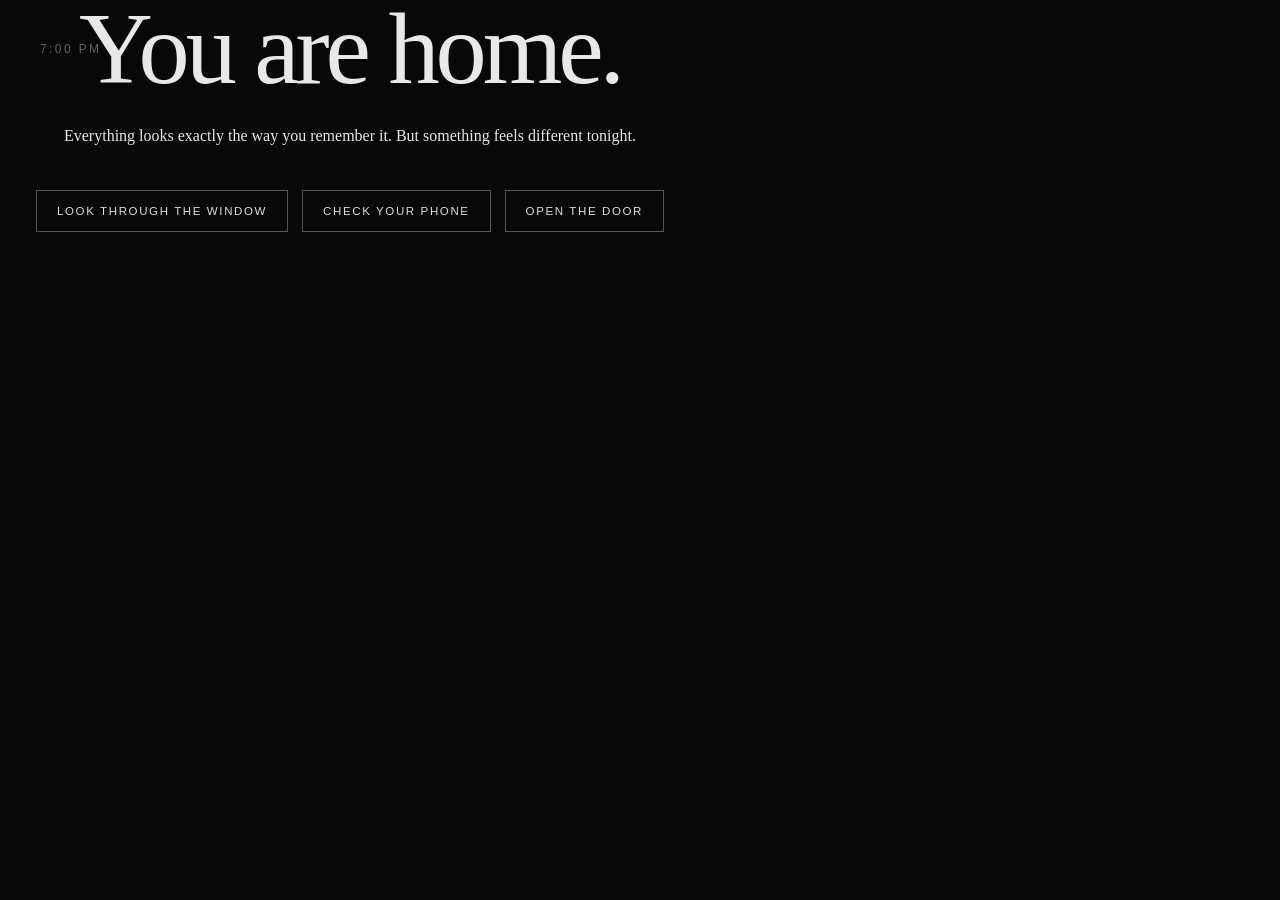
<file: index.html>
<!DOCTYPE html>
<html lang="en">

<head>
    <meta charset="UTF-8">
    <meta name="viewport" content="width=device-width, initial-scale=1.0">

    <title>7:00 PM</title>

    <link rel="stylesheet" href="./styles.css">
</head>

<body>

    <main class="story">

        <p class="time">7:00 PM</p>

        <h1>You are home.</h1>

        <p class="intro">
            Everything looks exactly the way you remember it.
            But something feels different tonight.
        </p>

        <nav class="choices">

            <a href="./window.html">
                LOOK THROUGH THE WINDOW
            </a>

            <a href="./phone.html">
                CHECK YOUR PHONE
            </a>

            <a href="./door.html">
                OPEN THE DOOR
            </a>

        </nav>

    </main>

</body>

</html>
</file>
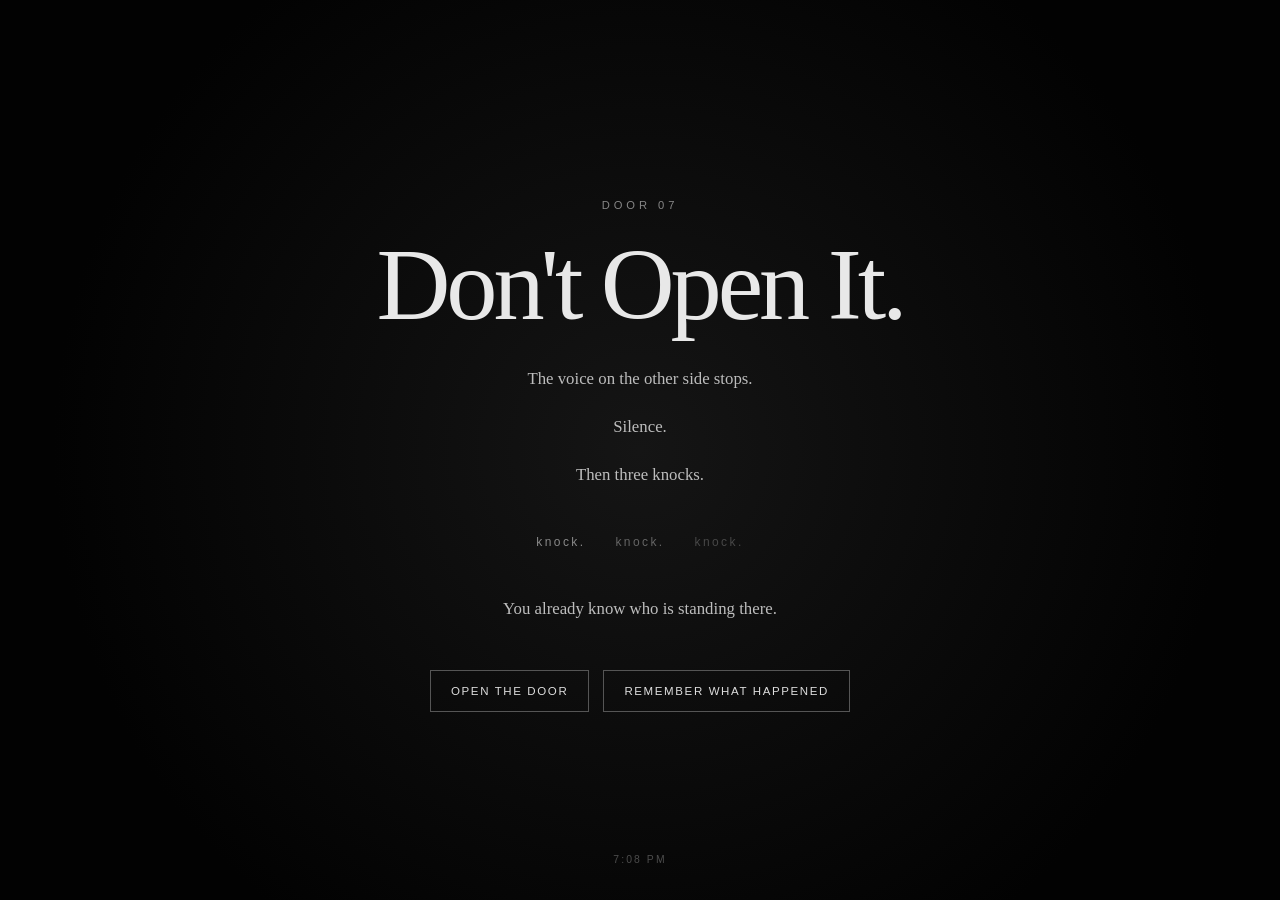
<file: door.html>
<!DOCTYPE html>
<html lang="en">

<head>
    <meta charset="UTF-8">
    <meta name="viewport" content="width=device-width, initial-scale=1.0">

    <title>7:00 PM — The Door</title>

    <link rel="stylesheet" href="./styles.css">
</head>

<body class="door-page">

    <main class="page">

        <section class="story centered">

            <p class="small-text">DOOR 07</p>

            <h1>Don't Open It.</h1>

            <p class="story-text">
                The voice on the other side stops.
            </p>

            <p class="story-text">
                Silence.
            </p>

            <p class="story-text">
                Then three knocks.
            </p>

            <div class="knocks">
                <span>knock.</span>
                <span>knock.</span>
                <span>knock.</span>
            </div>

            <p class="story-text">
                You already know who is standing there.
            </p>

            <nav class="choices">

                <a href="./ending.html">OPEN THE DOOR</a>

                <a href="./memory.html">REMEMBER WHAT HAPPENED</a>

            </nav>

        </section>

        <footer>
            <p>7:08 PM</p>
        </footer>

    </main>

</body>

</html>
</file>
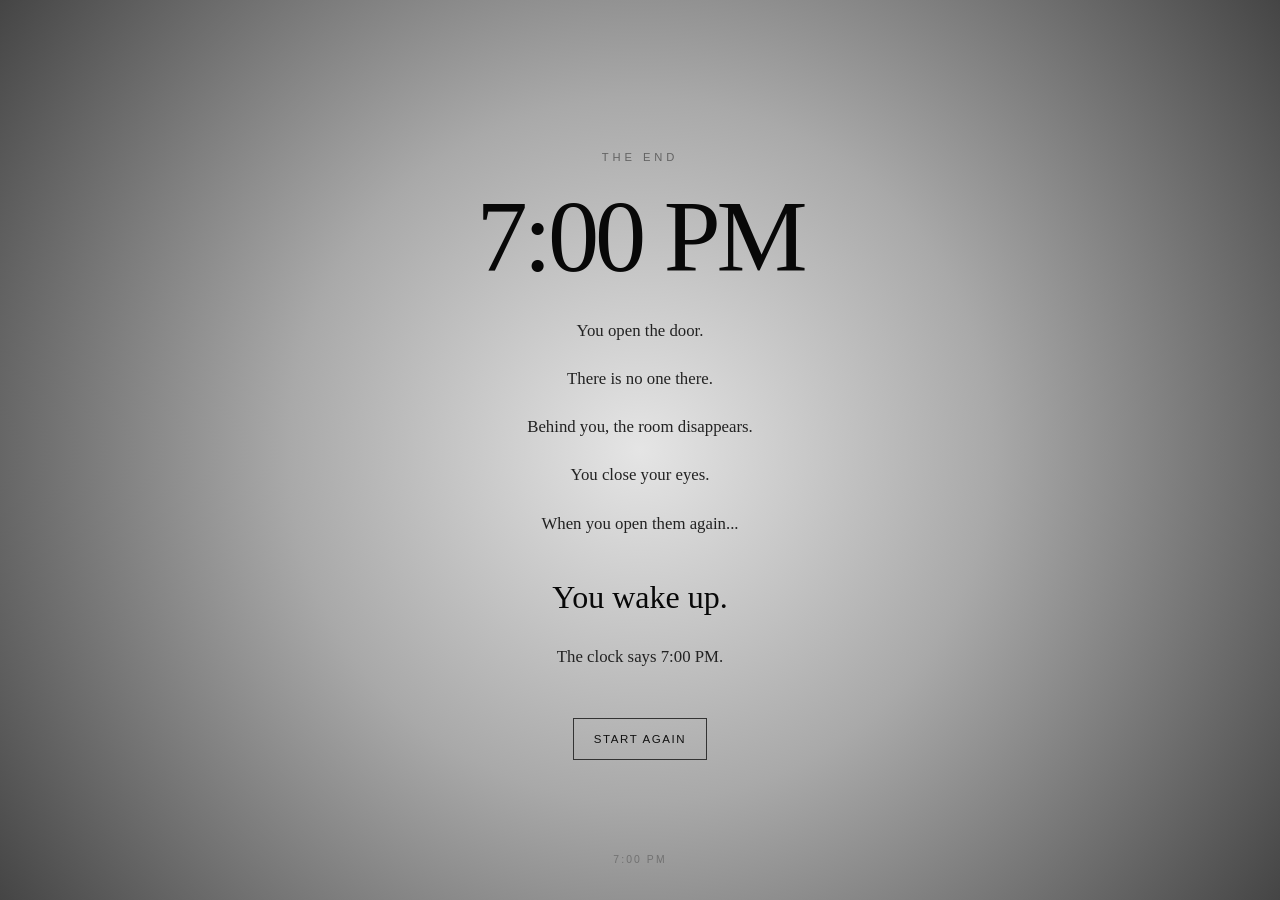
<file: ending.html>
<!DOCTYPE html>
<html lang="en">

<head>
    <meta charset="UTF-8">
    <meta name="viewport" content="width=device-width, initial-scale=1.0">

    <title>7:00 PM — The End?</title> 

    <link rel="stylesheet" href="./styles.css">
</head>

<body class="ending-page">

    <main class="page">

        <section class="story centered ending">

            <p class="small-text">THE END</p>

            <h1>7:00 PM</h1>

            <p class="story-text">
                You open the door.
            </p>

            <p class="story-text">
                There is no one there.
            </p>

            <p class="story-text">
                Behind you, the room disappears.
            </p>

            <p class="story-text">
                You close your eyes.
            </p>

            <p class="story-text">
                When you open them again...
            </p>

            <h2>You wake up.</h2>

            <p class="story-text">
                The clock says 7:00 PM.
            </p>

            <nav class="choices">

                <a href="./index.html">START AGAIN</a>

            </nav>

        </section>

        <footer>
            <p>7:00 PM</p>
        </footer>

    </main>

</body>

</html>
</file>
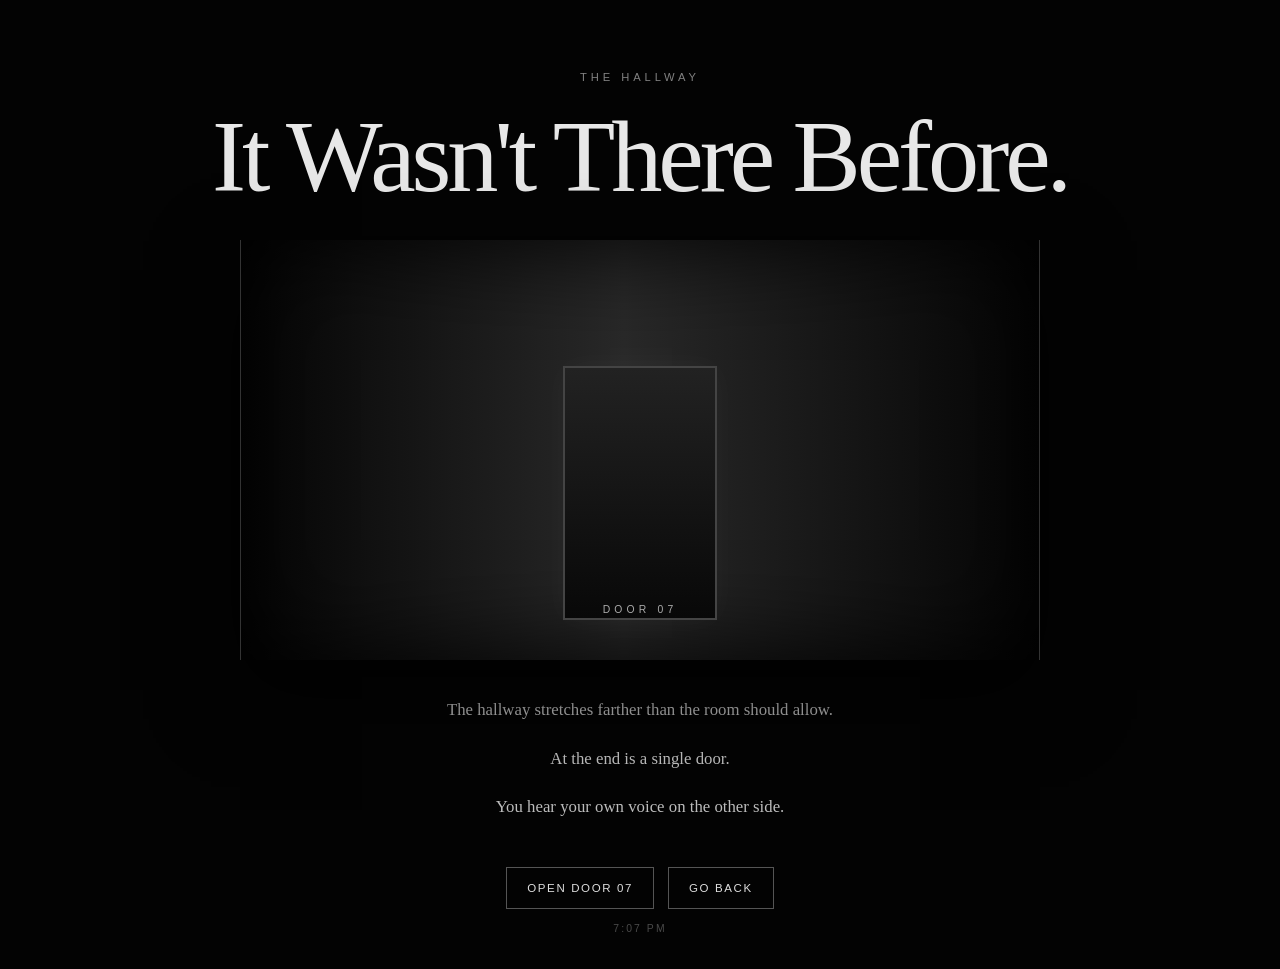
<file: hallway.html>
<!DOCTYPE html>
<html lang="en">

<head>
    <meta charset="UTF-8">
    <meta name="viewport" content="width=device-width, initial-scale=1.0">

    <title>7:00 PM — The Hallway</title>

    <link rel="stylesheet" href="./styles.css">
</head>

<body class="hallway-page">

    <main class="page">

        <section class="story hallway-story">

            <p class="small-text">THE HALLWAY</p>

            <h1>It Wasn't There Before.</h1>

            <div class="hallway" role="img"
                aria-label="A long dark hallway with a single door">
                <span>DOOR 07</span>
            </div>

            <p class="story-text">
                The hallway stretches farther than the room should allow.
            </p>

            <p class="story-text">
                At the end is a single door.
            </p>

            <p class="story-text">
                You hear your own voice on the other side.
            </p>

            <nav class="choices">

                <a href="./door.html">OPEN DOOR 07</a>

                <a href="./photo.html">GO BACK</a>

            </nav>

        </section>

        <footer>
            <p>7:07 PM</p>
        </footer>

    </main>

</body>

</html>
</file>
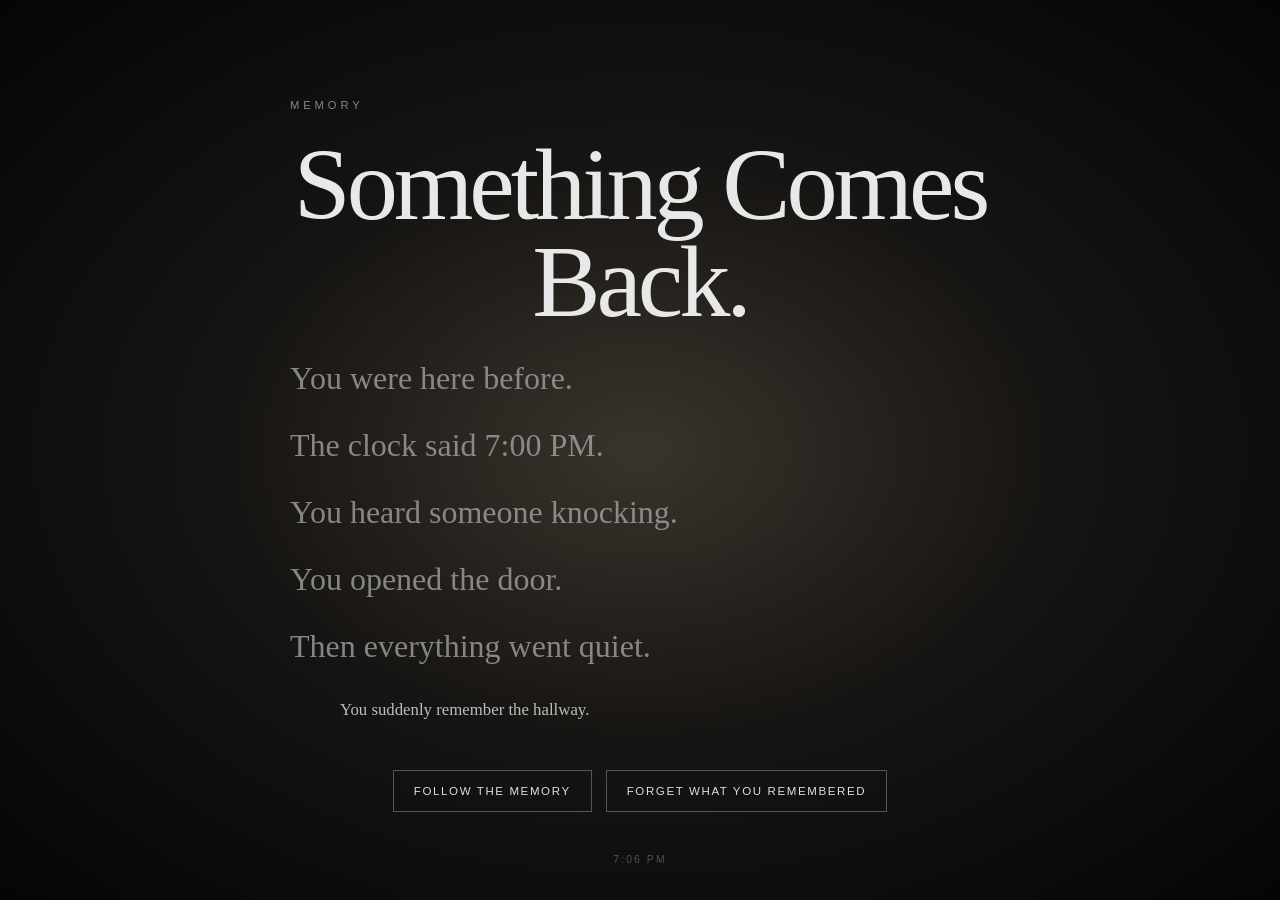
<file: memory.html>
<!DOCTYPE html>
<html lang="en">

<head>
    <meta charset="UTF-8">
    <meta name="viewport" content="width=device-width, initial-scale=1.0">

    <title>7:00 PM — Memory</title>

    <link rel="stylesheet" href="./styles.css">
</head>

<body class="memory-page">

    <main class="page">

        <section class="story memory-text">

            <p class="small-text">MEMORY</p>

            <h1>Something Comes Back.</h1>

            <p class="fragment">
                You were here before.
            </p>

            <p class="fragment">
                The clock said 7:00 PM.
            </p>

            <p class="fragment">
                You heard someone knocking.
            </p>

            <p class="fragment">
                You opened the door.
            </p>

            <p class="fragment">
                Then everything went quiet.
            </p>

            <p class="story-text">
                You suddenly remember the hallway.
            </p>

            <nav class="choices">

                <a href="./hallway.html">FOLLOW THE MEMORY</a>

                <a href="./index.html">FORGET WHAT YOU REMEMBERED</a>

            </nav>

        </section>

        <footer>
            <p>7:06 PM</p>
        </footer>

    </main>

</body>

</html>
</file>
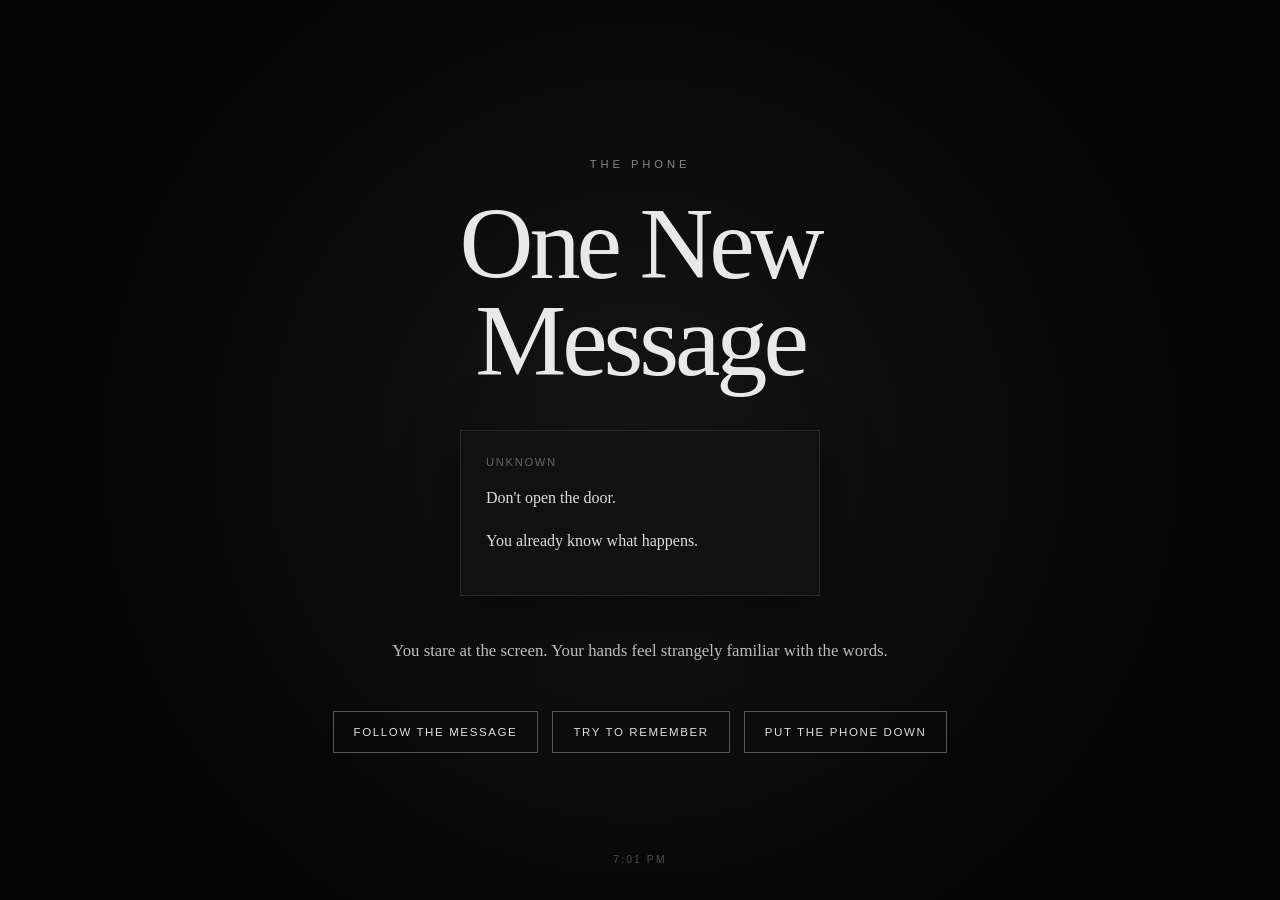
<file: phone.html>
<!DOCTYPE html>
<html lang="en">

<head>
    <meta charset="UTF-8">
    <meta name="viewport" content="width=device-width, initial-scale=1.0">

    <title>7:00 PM — The Phone</title>

    <link rel="stylesheet" href="./styles.css">
</head>

<body class="phone-page">

    <main class="page">

        <section class="story centered">

            <p class="small-text">THE PHONE</p>

            <h1>One New Message</h1>

            <div class="phone-message">
                <p>Unknown</p>

                <p class="message">
                    Don't open the door.
                </p>

                <p class="message">
                    You already know what happens.
                </p>
            </div>

            <p class="story-text">
                You stare at the screen.
                Your hands feel strangely familiar with the words.
            </p>

            <nav class="choices">

                <a href="./hallway.html">FOLLOW THE MESSAGE</a>

                <a href="./memory.html">TRY TO REMEMBER</a>

                <a href="./index.html">PUT THE PHONE DOWN</a>

            </nav>

        </section>

        <footer>
            <p>7:01 PM</p>
        </footer>

    </main>

</body>

</html>
</file>
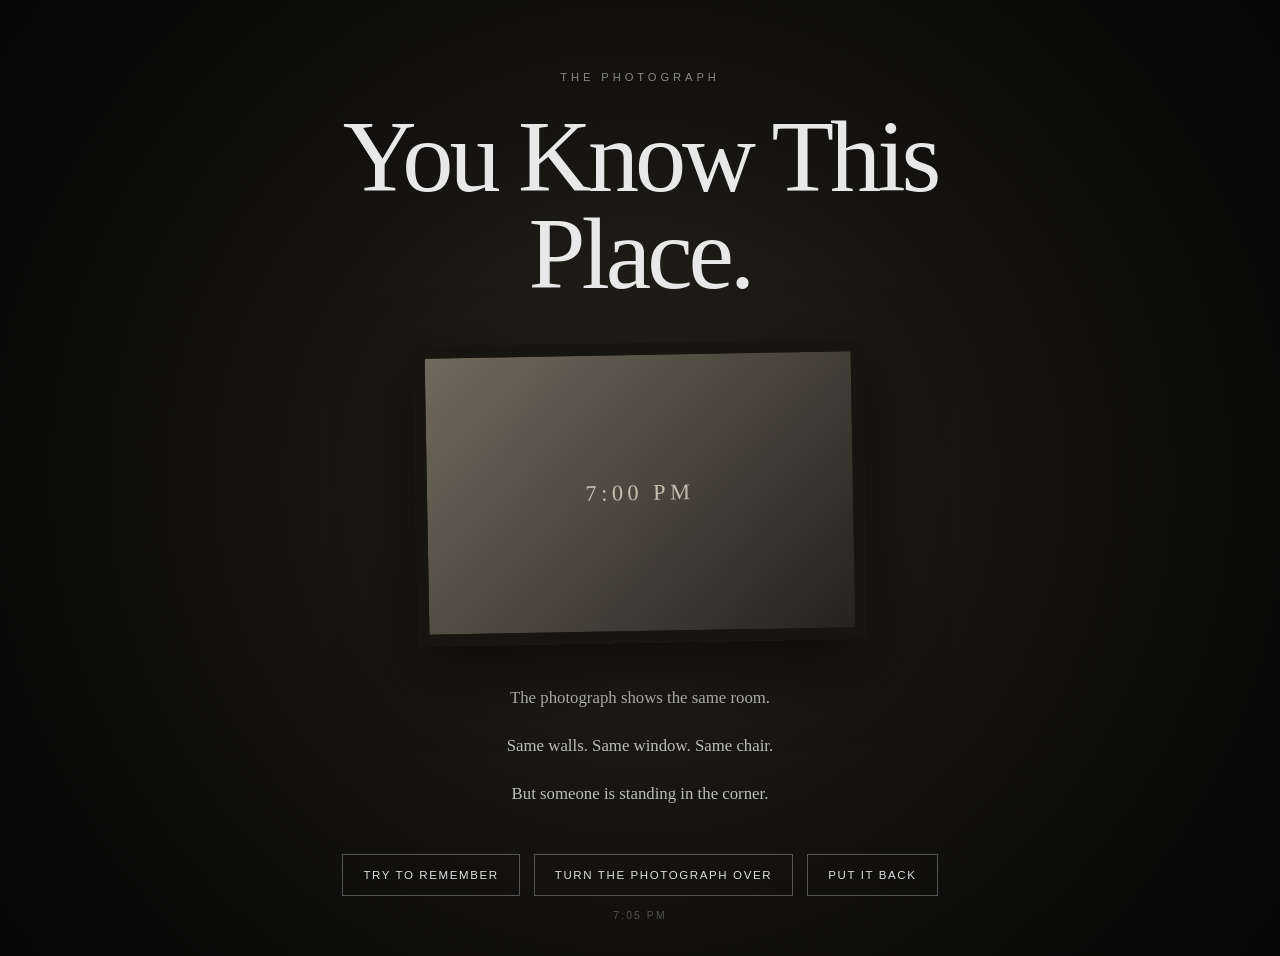
<file: photo.html>
<!DOCTYPE html>
<html lang="en">

<head>
    <meta charset="UTF-8">
    <meta name="viewport" content="width=device-width, initial-scale=1.0">

    <title>7:00 PM — The Photograph</title>

    <link rel="stylesheet" href="./styles.css">
</head>

<body class="photo-page">

    <main class="page">

        <section class="story centered">

            <p class="small-text">THE PHOTOGRAPH</p>

            <h1>You Know This Place.</h1>

            <div class="photograph" role="img"
                aria-label="An old photograph of an empty room">
                <span>7:00 PM</span>
            </div>

            <p class="story-text">
                The photograph shows the same room.
            </p>

            <p class="story-text">
                Same walls.
                Same window.
                Same chair.
            </p>

            <p class="story-text">
                But someone is standing in the corner.
            </p>

            <nav class="choices">

                <a href="./memory.html">TRY TO REMEMBER</a>

                <a href="./hallway.html">TURN THE PHOTOGRAPH OVER</a>

                <a href="./index.html">PUT IT BACK</a>

            </nav>

        </section>

        <footer>
            <p>7:05 PM</p>
        </footer>

    </main>

</body>

</html>
</file>
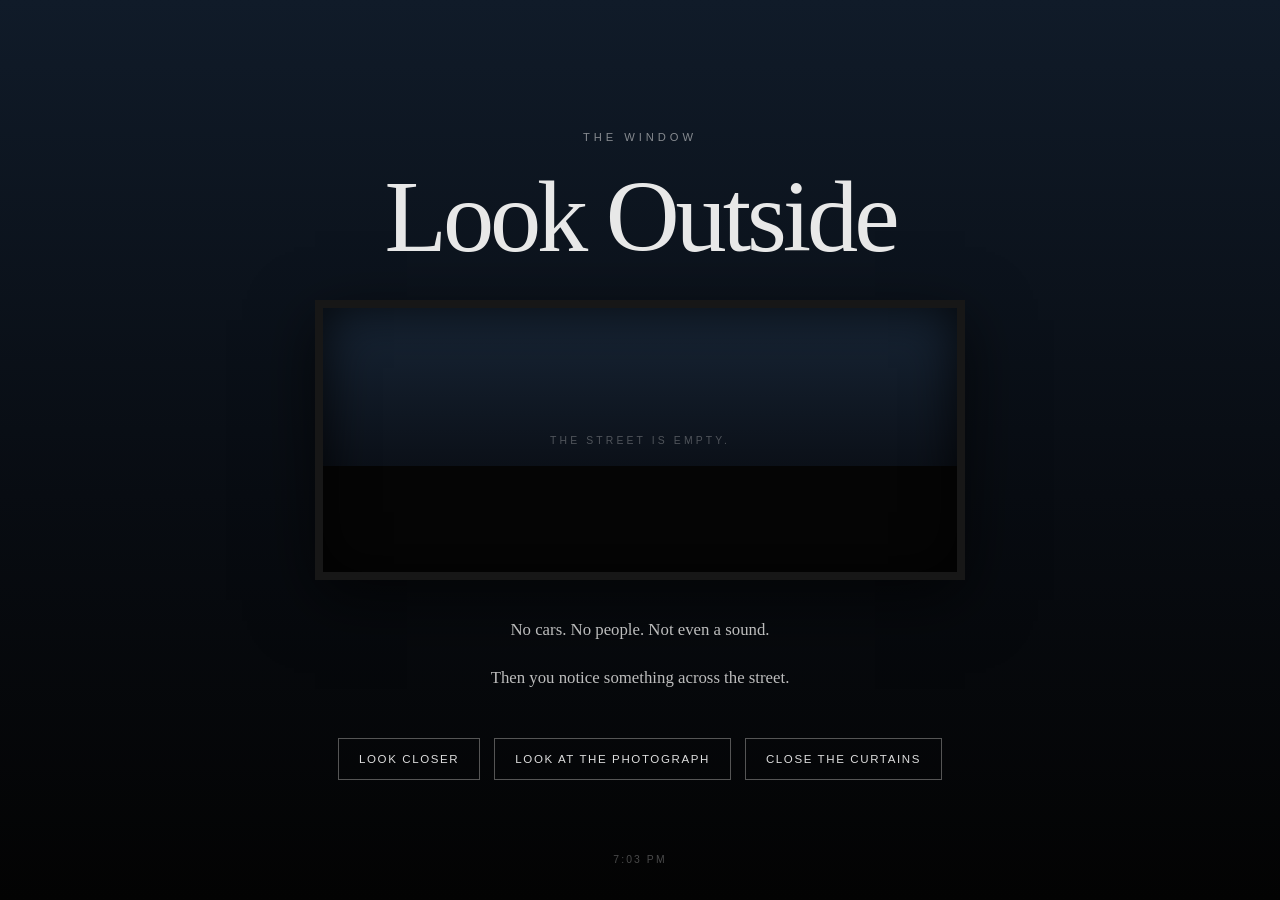
<file: window.html>
<!DOCTYPE html>
<html lang="en">

<head>
    <meta charset="UTF-8">
    <meta name="viewport" content="width=device-width, initial-scale=1.0">

    <title>7:00 PM — The Window</title>

    <link rel="stylesheet" href="./styles.css">
</head>

<body class="window-page">

    <main class="page">

        <section class="story centered">

            <p class="small-text">THE WINDOW</p>

            <h1>Look Outside</h1>

            <div class="window-view" role="img" aria-label="A dark window overlooking an empty street">
                <span>THE STREET IS EMPTY.</span>
            </div>

            <p class="story-text">
                No cars.
                No people.
                Not even a sound.
            </p>

            <p class="story-text">
                Then you notice something across the street.
            </p>

            <nav class="choices">

                <a href="./hallway.html">LOOK CLOSER</a>

                <a href="./photo.html">LOOK AT THE PHOTOGRAPH</a>

                <a href="./index.html">CLOSE THE CURTAINS</a>

            </nav>

        </section>

        <footer>
            <p>7:03 PM</p>
        </footer>

    </main>

</body>

</html>
</file>
<file: styles.css>
/* ---------------------------------
   GLOBAL STYLES
--------------------------------- */

* {
    box-sizing: border-box;
}

html {
    scroll-behavior: smooth;
}

body {
    margin: 0;
    min-height: 100vh;

    background: #080808;
    color: #e8e8e8;

    font-family: Georgia, "Times New Roman", serif;
}

.page {
    min-height: 100vh;

    position: relative;

    display: flex;
    flex-direction: column;
    justify-content: center;
    align-items: center;

    padding: 60px 25px;

    overflow: hidden;
}

.story {
    width: min(700px, 100%);

    text-align: center;

    position: relative;
    z-index: 2;
}

.centered {
    text-align: center;
}

.small-text {
    margin-bottom: 25px;

    font-family: Arial, sans-serif;

    font-size: 0.7rem;
    letter-spacing: 0.35em;
    text-transform: uppercase;

    opacity: 0.55;
}

.time {
    position: absolute;

    top: 30px;
    left: 40px;

    font-family: Arial, sans-serif;

    font-size: 0.75rem;
    letter-spacing: 0.2em;

    opacity: 0.4;
}

h1 {
    margin: 0 0 30px;

    font-size: clamp(3rem, 8vw, 7rem);

    font-weight: normal;

    letter-spacing: -0.04em;

    line-height: 0.95;
}

h2 {
    margin-top: 40px;

    font-size: 2rem;

    font-weight: normal;
}

.story-text {
    max-width: 600px;

    margin: 18px auto;

    font-size: 1.05rem;

    line-height: 1.8;

    color: #bdbdbd;
}

.choices {
    display: flex;

    flex-wrap: wrap;

    justify-content: center;

    gap: 14px;

    margin-top: 45px;
}

.choices a {
    display: inline-block;

    padding: 14px 20px;

    border: 1px solid #555;

    color: #ddd;

    font-family: Arial, sans-serif;

    font-size: 0.72rem;

    letter-spacing: 0.14em;

    text-decoration: none;

    transition:
        background-color 0.3s ease,
        color 0.3s ease,
        border-color 0.3s ease,
        transform 0.3s ease;
}

.choices a:hover {
    background: #e8e8e8;

    color: #080808;

    border-color: #e8e8e8;

    transform: translateY(-3px);
}

footer {
    position: absolute;

    bottom: 25px;

    font-family: Arial, sans-serif;

    font-size: 0.65rem;

    letter-spacing: 0.2em;

    opacity: 0.3;
}


/* ---------------------------------
   ROOM
--------------------------------- */

.room-page {
    background:
        radial-gradient(
            circle at center,
            #202020 0%,
            #0d0d0d 45%,
            #050505 100%
        );
}

.room-page h1 {
    text-shadow: 0 0 30px rgba(255, 255, 255, 0.08);
}


/* ---------------------------------
   PHONE
--------------------------------- */

.phone-page {
    background:
        radial-gradient(
            circle at center,
            #151515 0%,
            #050505 70%
        );
}

.phone-message {
    width: min(360px, 90%);

    margin: 40px auto;

    padding: 25px;

    background: #111;

    border: 1px solid #292929;

    box-shadow:
        0 20px 50px rgba(0, 0, 0, 0.5);

    text-align: left;
}

.phone-message > p:first-child {
    margin-top: 0;

    color: #666;

    font-family: Arial, sans-serif;

    font-size: 0.7rem;

    letter-spacing: 0.15em;

    text-transform: uppercase;
}

.message {
    color: #ddd;

    line-height: 1.7;
}


/* ---------------------------------
   WINDOW
--------------------------------- */

.window-page {
    background:
        linear-gradient(
            180deg,
            #101b29 0%,
            #080c12 55%,
            #030303 100%
        );
}

.window-view {
    width: min(650px, 90vw);

    height: 280px;

    margin: 35px auto;

    display: flex;

    align-items: center;

    justify-content: center;

    border: 8px solid #171717;

    background:
        linear-gradient(
            180deg,
            #172536 0%,
            #0b1018 60%,
            #050505 60%,
            #050505 100%
        );

    box-shadow:
        inset 0 0 50px rgba(0, 0, 0, 0.8),
        0 20px 60px rgba(0, 0, 0, 0.6);
}

.window-view span {
    font-family: Arial, sans-serif;

    font-size: 0.65rem;

    letter-spacing: 0.3em;

    opacity: 0.3;
}


/* ---------------------------------
   PHOTO
--------------------------------- */

.photo-page {
    background:
        radial-gradient(
            circle at center,
            #29251f 0%,
            #11100e 55%,
            #060606 100%
        );
}

.photograph {
    width: min(450px, 80vw);

    height: 300px;

    margin: 40px auto;

    display: flex;

    justify-content: center;

    align-items: center;

    background:
        linear-gradient(
            135deg,
            #706a5d,
            #25231f
        );

    border: 12px solid #171512;

    box-shadow:
        0 25px 70px rgba(0, 0, 0, 0.6);

    transform: rotate(-1deg);

    color: #c6bfae;

    font-size: 1.4rem;

    letter-spacing: 0.2em;
}


/* ---------------------------------
   MEMORY
--------------------------------- */

.memory-page {
    background:
        radial-gradient(
            ellipse at center,
            #39342c 0%,
            #171513 45%,
            #050505 100%
        );
}

.memory-text {
    text-align: left;
}

.memory-text h1 {
    text-align: center;
}

.fragment {
    margin: 30px 0;

    font-size: clamp(1.2rem, 3vw, 2rem);

    color: #aaa;

    opacity: 0.75;

    transition: opacity 0.3s ease;
}

.fragment:hover {
    opacity: 1;
}

.memory-text .choices {
    justify-content: center;
}


/* ---------------------------------
   HALLWAY
--------------------------------- */

.hallway-page {
    background: #030303;
}

.hallway-story {
    width: min(900px, 100%);
}

.hallway {
    width: min(800px, 90vw);

    height: 420px;

    margin: 35px auto;

    display: flex;

    justify-content: center;

    align-items: flex-end;

    padding-bottom: 45px;

    background:
        linear-gradient(
            90deg,
            #050505 0%,
            #292929 48%,
            #050505 100%
        );

    border-left: 1px solid #333;
    border-right: 1px solid #333;

    box-shadow:
        inset 0 0 100px #000,
        0 30px 80px rgba(0, 0, 0, 0.8);

    position: relative;
}

.hallway::before {
    content: "";

    position: absolute;

    width: 150px;

    height: 250px;

    bottom: 40px;

    left: 50%;

    transform: translateX(-50%);

    background:
        linear-gradient(
            180deg,
            #222,
            #080808
        );

    border: 2px solid #444;

    box-shadow:
        0 0 30px rgba(255, 255, 255, 0.03);
}

.hallway span {
    position: relative;

    z-index: 2;

    font-family: Arial, sans-serif;

    font-size: 0.65rem;

    letter-spacing: 0.4em;

    color: #aaa;
}


/* ---------------------------------
   DOOR
--------------------------------- */

.door-page {
    background:
        radial-gradient(
            circle at center,
            #151515,
            #020202 75%
        );
}

.knocks {
    display: flex;

    justify-content: center;

    gap: 30px;

    margin: 45px 0;

    color: #888;

    font-family: Arial, sans-serif;

    font-size: 0.75rem;

    letter-spacing: 0.2em;
}

.knocks span:nth-child(2) {
    opacity: 0.7;
}

.knocks span:nth-child(3) {
    opacity: 0.45;
}


/* ---------------------------------
   ENDING
--------------------------------- */

.ending-page {
    background:
        radial-gradient(
            circle at center,
            #e5e5e5 0%,
            #a9a9a9 45%,
            #454545 100%
        );

    color: #080808;
}

.ending-page .small-text {
    color: #222;
}

.ending-page .story-text {
    color: #222;
}

.ending-page footer {
    color: #111;
}

.ending-page .choices a {
    color: #111;

    border-color: #333;
}

.ending-page .choices a:hover {
    background: #111;

    color: #eee;

    border-color: #111;
}


/* ---------------------------------
   MOBILE
--------------------------------- */

@media (max-width: 600px) {

    .page {
        padding: 50px 18px;
    }

    .time {
        top: 20px;
        left: 20px;
    }

    h1 {
        font-size: 3.2rem;
    }

    .story-text {
        font-size: 0.95rem;
    }

    .choices {
        flex-direction: column;

        align-items: stretch;
    }

    .choices a {
        text-align: center;
    }

    .window-view {
        height: 210px;
    }

    .photograph {
        height: 230px;
    }

    .hallway {
        height: 330px;
    }
}
</file>
